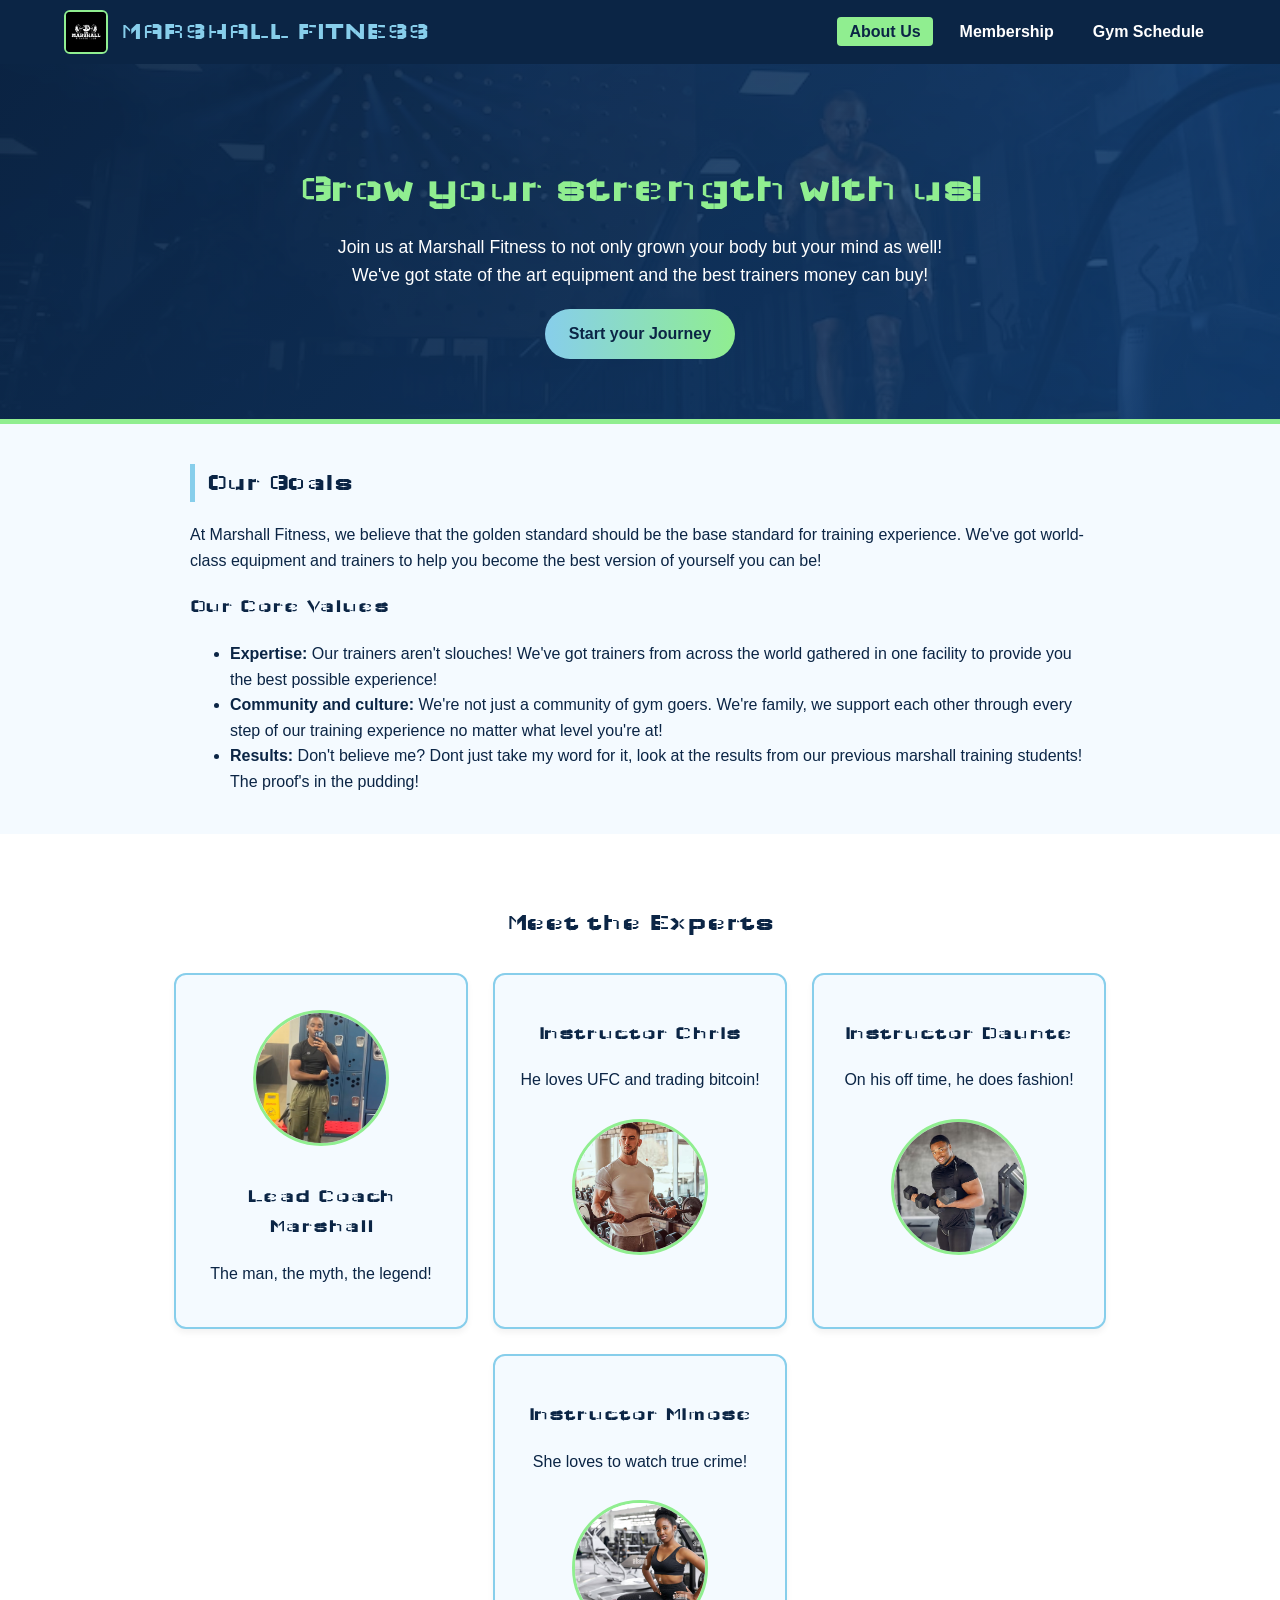
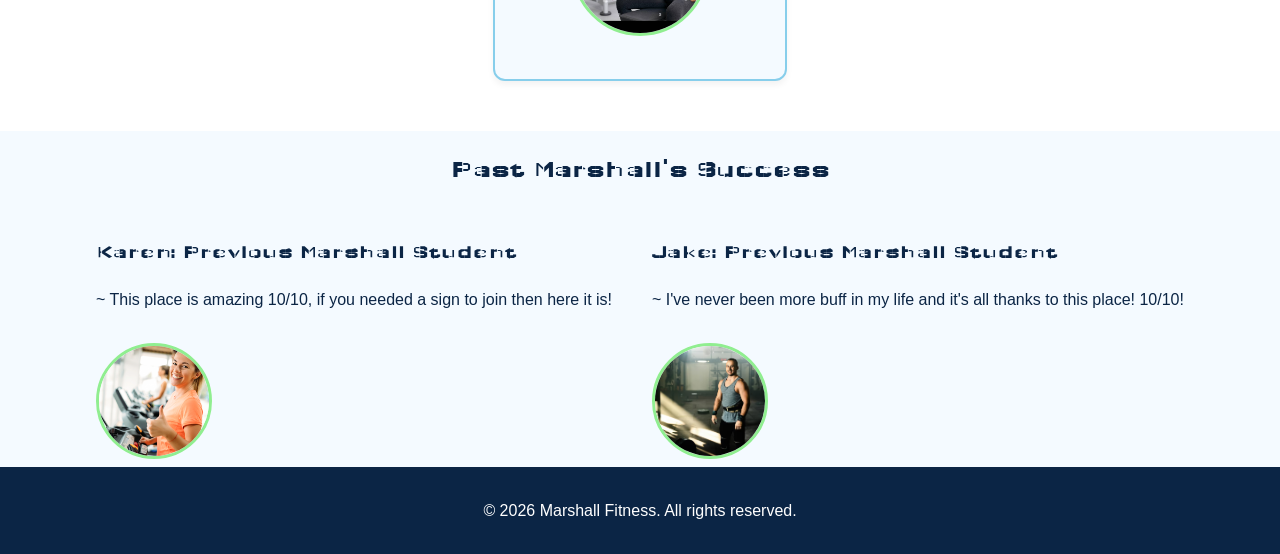
<file: index.html>
<!DOCTYPE html>
<html lang="en">
    <head>
        <meta charset="UTF-8">
        <meta name="viewport" content="width=device-width, initial-scale=1.0">
        <title> About Us - Marshall Fitness</title>
        <link rel="preconnect" href="https://fonts.googleapis.com">
        <link rel="preconnect" href="https://fonts.gstatic.com" crossorigin>
        <link href="https://fonts.googleapis.com/css2?family=Wallpoet&display=swap" rel="stylesheet">
        <link rel="stylesheet" href="styles.css">
    </head>
    <body>
        <header>
            <div class="logo">
                <img src="images/fitness-logo.jpg" alt="marshall fitness logo" class="logo-pic">
            <h1>Marshall Fitness</h1>
            </div>
            <nav>
                <ul>
                    <li><a href="index.html" class="active">About Us </a></li>
                    <li><a href="registration.html"> Membership </a></li>
                    <li><a href="schedule.html"> Gym Schedule </a></li>
                </ul>
            </nav>
        </header>


        <main>
            <section class="hero">
                <div class="hero-content">
                <h2>Grow your strength with us!</h2>
                <p>Join us at Marshall Fitness to not only grown your body but your mind as well! We've got state of the art equipment and the best trainers money can buy! </p>
                <a href="registration.html" class="cta-button"> Start your Journey</a>
            </div>
            </section>


            <section class="content-section">
                <h2> Our Goals</h2>
                <p> At Marshall Fitness, we believe that the golden standard should be the base standard for training experience. We've got world-class equipment and trainers to help you become the best version of yourself you can be! </p>


                <h3> Our Core Values</h3>
                <ul>
                    <li> <strong> Expertise: </strong> Our trainers aren't slouches! We've got trainers from across the world gathered in one facility to provide you the best possible experience!</li>
                    <li> <strong> Community and culture:</strong> We're not just a community of gym goers. We're family, we support each other through every step of our training experience no matter what level you're at!  </li>
                    <li><strong> Results: </strong> Don't believe me? Dont just take my word for it, look at the results from our previous marshall training students! The proof's in the pudding! </li>
                </ul>
            </section>


            <section class="staff-section">
                <h2> Meet the Experts </h2>
                <div class="our-staff">
                    <div class="staff-card">
                    <img src="images/buff-marshall.jpg" alt="A buff picture of me">
                    <h3>Lead Coach Marshall</h3>
                    <p> The man, the myth, the legend!</p>
                    </div>
                      <div class="staff-card">
                         <h3>Instructor Chris</h3>
                         <p> He loves UFC and trading bitcoin!</p>
                     <img src="images/buff-guy-1.jpg" alt="Instructor chris pic">
                     </div>
                      <div class="staff-card">
                         <h3>Instructor Daunte</h3>
                         <p> On his off time, he does fashion!</p>
                           <img src="images/buff-guy-2.jpg" alt="Instructor daunte pic">
                     </div>
                        <div class="staff-card">
                         <h3>Instructor Mimose</h3>
                         <p> She loves to watch true crime!</p>
                     <img src="images/buff-women-1.jpg" alt="Instructor mimose pic">
                     </div>
                </div>
            </section>

            <section class="student-testimony">
                <h2> Past Marshall's Success </h2>

                <div class="testimony-wrapper">

                    <div class="testimony-card">
                    <h3> Karen: Previous Marshall Student </h3>
                    <p> ~ This place is amazing 10/10, if you needed a sign to join then here it is! </p>
                <img src="images/student-1.jpg" alt="student 1">
                    </div>
                 <div class="testimony-card">
                    <h3> Jake: Previous Marshall Student </h3>
                    <p> ~ I've never been more buff in my life and it's all thanks to this place! 10/10! </p>
                <img src="images/student-2.jpg" alt="student 2">
                </div>
                </div>

            </section>
        </main>



     <footer>
        <p>&copy; 2026 Marshall Fitness. All rights reserved. </p>
    </footer>

    <script src="java.js"></script>
</body>
</html>
</file>
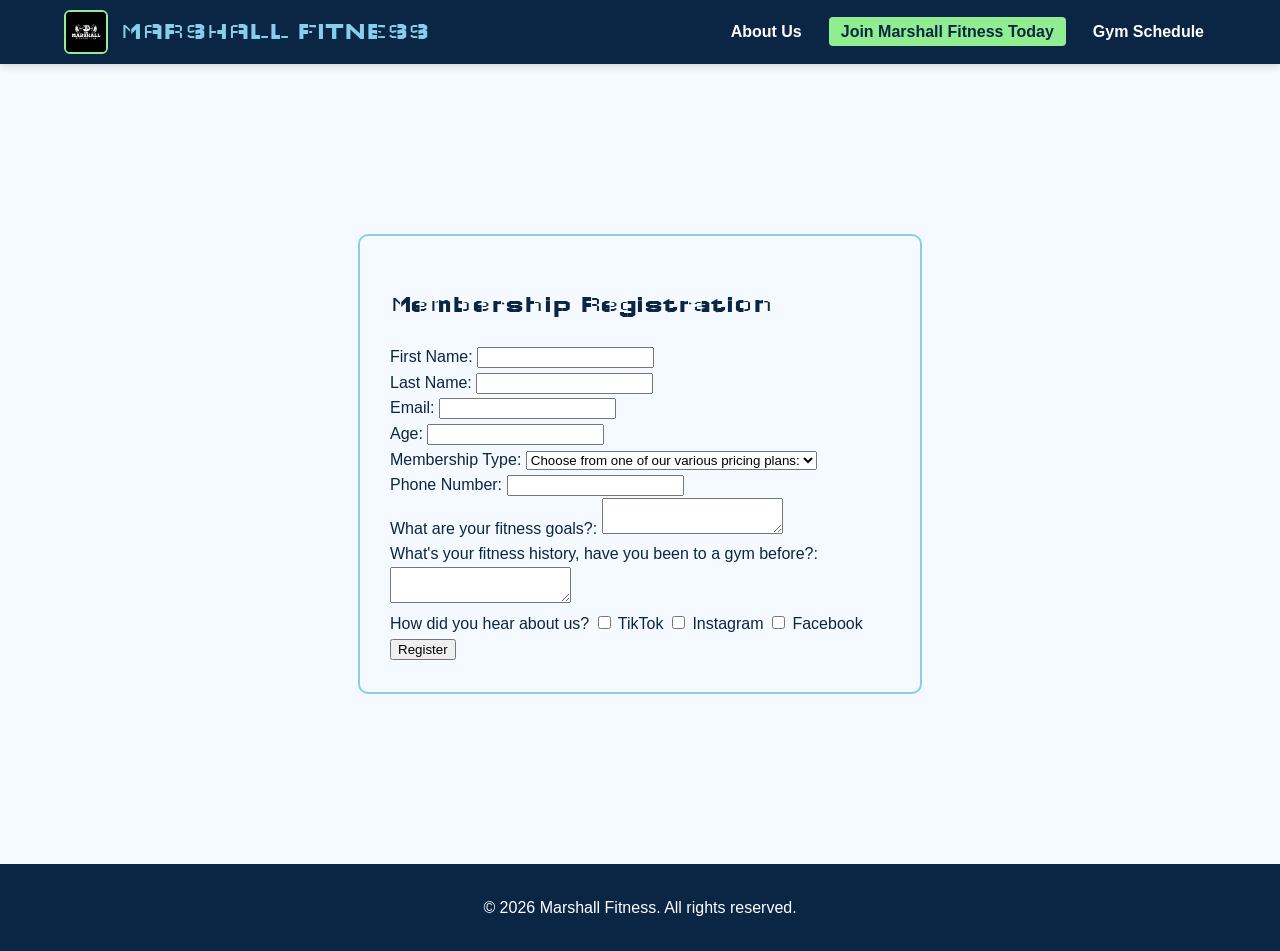
<file: registration.html>
<!DOCTYPE html>
<html lang="en">
    <head>
        <meta charset="UTF-8">
        <meta name="viewport" content="width=device-width, initial-scale=1.0">
        <title> Membership Registration - Marshall Fitness </title>
        <link rel="preconnect" href="https://fonts.googleapis.com">
        <link rel="preconnect" href="https://fonts.gstatic.com" crossorigin>
        <link href="https://fonts.googleapis.com/css2?family=Wallpoet&display=swap" rel="stylesheet">
        <link rel="stylesheet" href="styles.css">
    </head>
    <body>
        <header>
              <div class="logo">
                <img src="images/fitness-logo.jpg" alt="marshall fitness logo" class="logo-pic">
            <h1>Marshall Fitness</h1>
            </div>
            <nav>
                <ul> 
                    <li><a href="index.html">About Us</a></li>
                    <li><a href="registration.html" class="active"> Join Marshall Fitness Today</a></li>
                    <li><a href="schedule.html"> Gym Schedule </a></li>
                </ul>
            </nav>
        </header>

        <main>
        <form id="membership-form">
            <h2>Membership Registration</h2>
            <div class="form-group">
                <label for="first-name">First Name:</label>
                <input type="text" id="first-name" name="first-name" required>
            </div>
            <div class="form-group">
             <label for="last-name">Last Name:</label>
            <input type="text" id="last-name" name="last-name" required>
            </div>
            <div class="form-group">
                <label for="email">Email:</label>
                <input type="text" id="email" name="email" required>
            </div>
            <div class="form-group">
                <label for="age">Age:</label>
                <input type="number" id="age" name="age" required>
            </div>
            <div class="form-group">
                <label>Membership Type:</label>
               <select id="membership-type" name="membership-type" required>
                <option value=""> Choose from one of our various pricing plans: </option>
                <option value="basic">Basic</option>
                <option value="vip">VIP</option>
                <option value="top-class"> Top Class</option>
               </select>
            </div>
             <div class="form-group">
                <label for="phone">Phone Number:</label>
                <input type="tel" id="phone" name="phone" required>
            </div>
              <div class="form-group">
             <label for="fitness-goals">What are your fitness goals?:</label>
            <textarea id="fitness-goals" name="fitness-goals" rows="2" required></textarea>
            </div>
              <div class="form-group">
             <label for="fitness-history">What's your fitness history, have you been to a gym before?:</label>
            <textarea id="fitness-history" name="fitness-history" rows="2" required></textarea>
            </div>
             <div class="form-group">
         <label>How did you hear about us?</label>
            <label><input type="checkbox" name="source" value="TikTok"> TikTok</label>
            <label><input type="checkbox" name="source" value="Instagram"> Instagram</label>
            <label><input type="checkbox" name="source" value="Facebook"> Facebook </label>

            <div id="error"></div>
            <button type="submit">Register</button>


</div>
        </form>

    </main>

    <footer> 
        <p>&copy; 2026 Marshall Fitness. All rights reserved. </p>
    </footer>

    <script src="java.js"></script>
    </body>
    
</html>
</file>
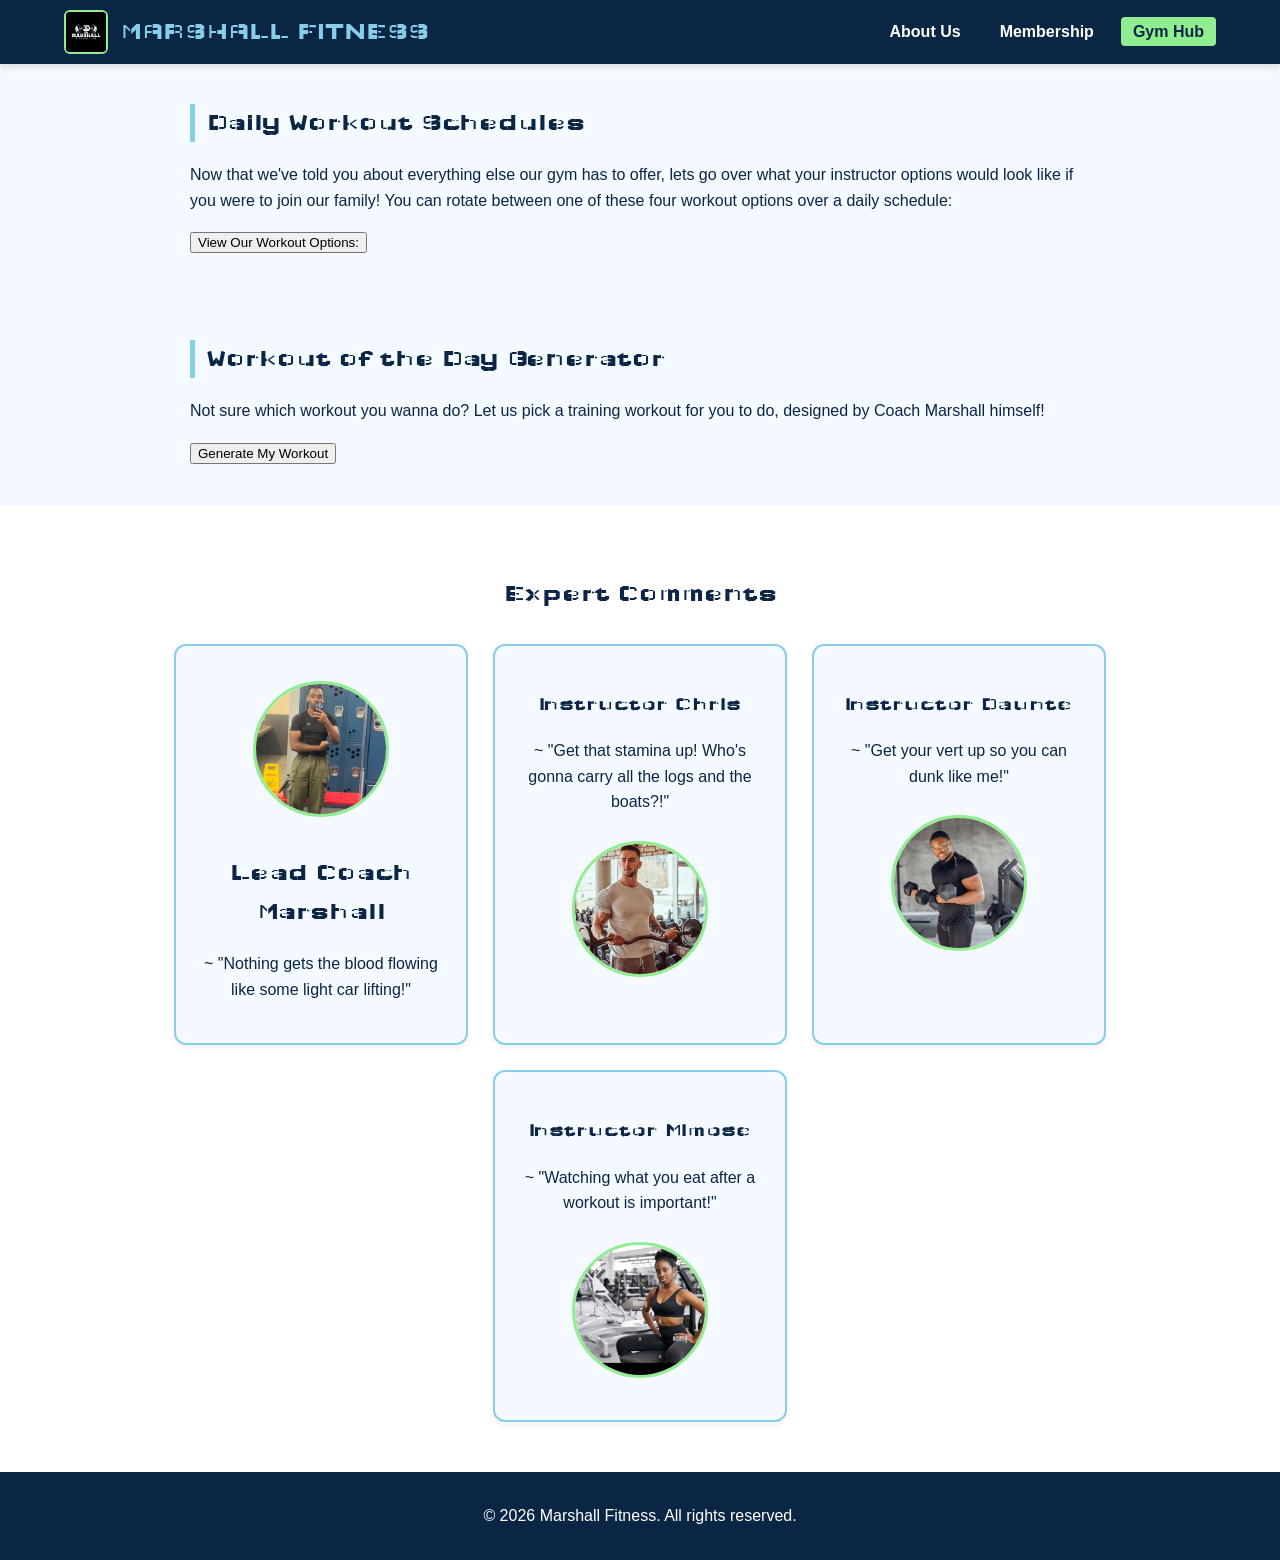
<file: schedule.html>
<!DOCTYPE html>
<html lang="en">
    <head>
        <meta charset="UTF-8">
        <meta name="viewport" content="width=device-width, initial-scale=1.0">
        <title>Gym Schedules - Marshall Fitness </title>
        <link rel="preconnect" href="https://fonts.googleapis.com">
        <link rel="preconnect" href="https://fonts.gstatic.com" crossorigin>
        <link href="https://fonts.googleapis.com/css2?family=Wallpoet&display=swap" rel="stylesheet">
        <link rel="stylesheet" href="styles.css">
    </head>
    <body>
        <header>
            <div class="logo">
            <img src="images/fitness-logo.jpg" alt="Marshall Fitness Logo" class="logo-pic">
            <h1>Marshall Fitness</h1>
            </div>
            <nav>
                <ul>
                    <li><a href="index.html">About Us </a></li>
                    <li><a href="registration.html">Membership</a></li>
                    <li><a href="schedule.html" class="active">Gym Hub</a></li>
                </ul>
            </nav>
        </header>

        <main> 
            <section class="content-section">
                <h2> Daily Workout Schedules</h2>
                <p>Now that we've told you about everything else our gym has to offer, lets go over what your instructor options would look like if you were to join our family! You can rotate between one of these four workout options over a daily schedule: </p>
                <button id='load-classes-button'>View Our Workout Options:</button>
                
                <div id='schedule-container' class="class-schedule"> </div>  
            </section>

            <section class="content-section">
                <h2>Workout of the Day Generator</h2>
             <p>Not sure which workout you wanna do? Let us pick a training workout for you to do, designed by Coach Marshall himself!</p>
    
             <button id="workout-button">Generate My Workout</button>
            <p id="work-display"></p>
            </section>
              <section class="staff-section">
                <h2> Expert Comments </h2>
                <div class="our-staff">
                    <div class="staff-card">
                    <img src="images/buff-marshall.jpg" alt="A buff picture of me">
                    <h2>Lead Coach Marshall</h2>
                    <p> ~ "Nothing gets the blood flowing like some light car lifting!" </p>
                    </div>
                      <div class="staff-card">
                         <h3>Instructor Chris</h3>
                         <p> ~ "Get that stamina up! Who's gonna carry all the logs and the boats?!" </p>
                     <img src="images/buff-guy-1.jpg" alt="Instructor chris pic">
                     </div>
                      <div class="staff-card">
                         <h3>Instructor Daunte</h3>
                         <p> ~ "Get your vert up so you can dunk like me!"</p>
                           <img src="images/buff-guy-2.jpg" alt="Instructor daunte pic">
                     </div>
                        <div class="staff-card">
                         <h3>Instructor Mimose</h3>
                         <p> ~ "Watching what you eat after a workout is important!"</p>
                     <img src="images/buff-women-1.jpg" alt="Instructor mimose pic">
                     </div>
                </div>

                
            </section>


        </main>
       <footer> 
        <p>&copy; 2026 Marshall Fitness. All rights reserved. </p>
    </footer>

    <script src="java.js"></script>
    </body>
    
</html>
</file>
<file: styles.css>
body {
    font-family: Arial, sans-serif; 
    margin: 0;
    padding: 0;
    background-color: #f4faff; 
    color: #0b2545; 
    line-height: 1.6;
}

header h1, 
h2, 
h3 {
    font-family: 'Wallpoet', sans-serif;
    letter-spacing: 1px;
}

header {
    background-color: #0b2545; 
    padding: 10px 5%; 
    display: flex;
    justify-content: space-between;
    align-items: center;
    box-shadow: 0 2px 8px rgba(0, 0, 0, 0.15);
}

.logo {
    display: flex;
    align-items: center;
    gap: 12px;
}

.logo-pic {
    width: 40px; 
    height: 40px;
    object-fit: cover;
    border-radius: 6px;
    border: 2px solid #90EE90; 
}

header h1 {
    font-size: 1.5rem; 
    text-transform: uppercase;
    color: #87CEEB; 
    margin: 0;
}

nav ul {
    list-style: none;
    margin: 0;
    padding: 0;
    display: flex;
    gap: 15px;
}

nav a {
    text-decoration: none;
    color: #ffffff;
    font-weight: 700;
    font-size: 1rem;
    padding: 6px 12px;
    border-radius: 4px;
    transition: all 0.3s ease;
}

nav a:hover, nav a.active {
    background-color: #90EE90; 
    color: #0b2545; 
}


.hero {
    background-color: #0b2545; 
    background: linear-gradient(135deg, rgba(11, 37, 69, 0.95), rgba(19, 64, 116, 0.85)), url('images/gym-bg.jpg') center/cover no-repeat;
    padding: 60px 5%;
    text-align: center;
    color: #ffffff; 
    border-bottom: 5px solid #90EE90;
}

.hero h2 {
    font-size: 2.5rem;
    margin-bottom: 12px;
    color: #90EE90; 
}

.hero p {
    font-size: 1.1rem;
    max-width: 650px;
    margin: 0 auto 20px auto;
}

.cta-button {
    background: linear-gradient(to right, #87CEEB, #90EE90);
    color: #0b2545;
    padding: 12px 24px;
    text-decoration: none;
    font-weight: bold;
    border-radius: 25px;
    display: inline-block;
    transition: transform 0.2s, box-shadow 0.2s;
}

.cta-button:hover {
    transform: translateY(-2px);
    box-shadow: 0 4px 12px rgba(135, 206, 235, 0.5);
}


.content-section {
    max-width: 900px;
    margin: 40px auto;
    padding: 0 20px;
}

.content-section h2 {
    color: #0b2545;
    border-left: 5px solid #87CEEB;
    padding-left: 12px;
}

.staff-section {
    background-color: #ffffff;
    padding: 50px 5%;
    text-align: center;
}

.our-staff {
    display: flex;
    justify-content: center;
    flex-wrap: wrap;
    gap: 25px;
    margin-top: 30px;
}

.staff-card {
    background-color: #f4faff;
    border: 2px solid #87CEEB;
    border-radius: 12px;
    padding: 25px;
    width: 240px;
    box-shadow: 0 4px 6px rgba(0,0,0,0.05);
}

.staff-card img {
    width: 130px;
    height: 130px;
    border-radius: 50%;
    object-fit: cover;
    border: 3px solid #90EE90;
    margin: 10px 0;
    
    transition: transform 0.3s ease-in-out; 
}

.staff-card:hover img {
    transform: scale(1.25); 
}

form {
    margin: 170px auto; 
    background-color: #f4faff; 
    border: 2px solid #87CEEB;  
    border-radius: 10px;       
    padding: 30px;            
    max-width: 500px;         
    width: 100%; 
    margin-bottom: 200px auto;              
}

.testimony-wrapper {
    display: flex;            
    justify-content: center;   
    gap: 40px;                
    flex-wrap: wrap;          
    margin-top: 30px;
}

.student-testimony h2 {
    text-align: center;   
    margin-bottom: 30px;   
}

.testimony-card img {
    width: 110px;               
    height: 110px;               
    object-fit: cover;            
    border-radius: 50%;        
    border: 3px solid #90EE90;    
    margin-top: 15px;              
}

.testimony-card:hover img {
    transform: scale(1.15);

}

.class-schedule {
    display: flex;
    justify-content: flex-start; 
    flex-wrap: nowrap;           
    overflow-x: auto;            
    gap: 25px;
    margin-top: 30px;
    padding-bottom: 15px;
    
     transform: scale(1.15);
}






.program-card:hover {
    transform: translateY(-8px);    
    box-shadow: 0 10px 20px rgba(11, 37, 69, 0.15); 
}


.program-card:hover {
    transform: translateY(-8px);  
    box-shadow: 0 10px 20px rgba(11, 37, 69, 0.15);
}


footer {
    background-color: #0b2545;
    color: #ffffff;
    text-align: center;
    padding: 15px;
}
</file>
